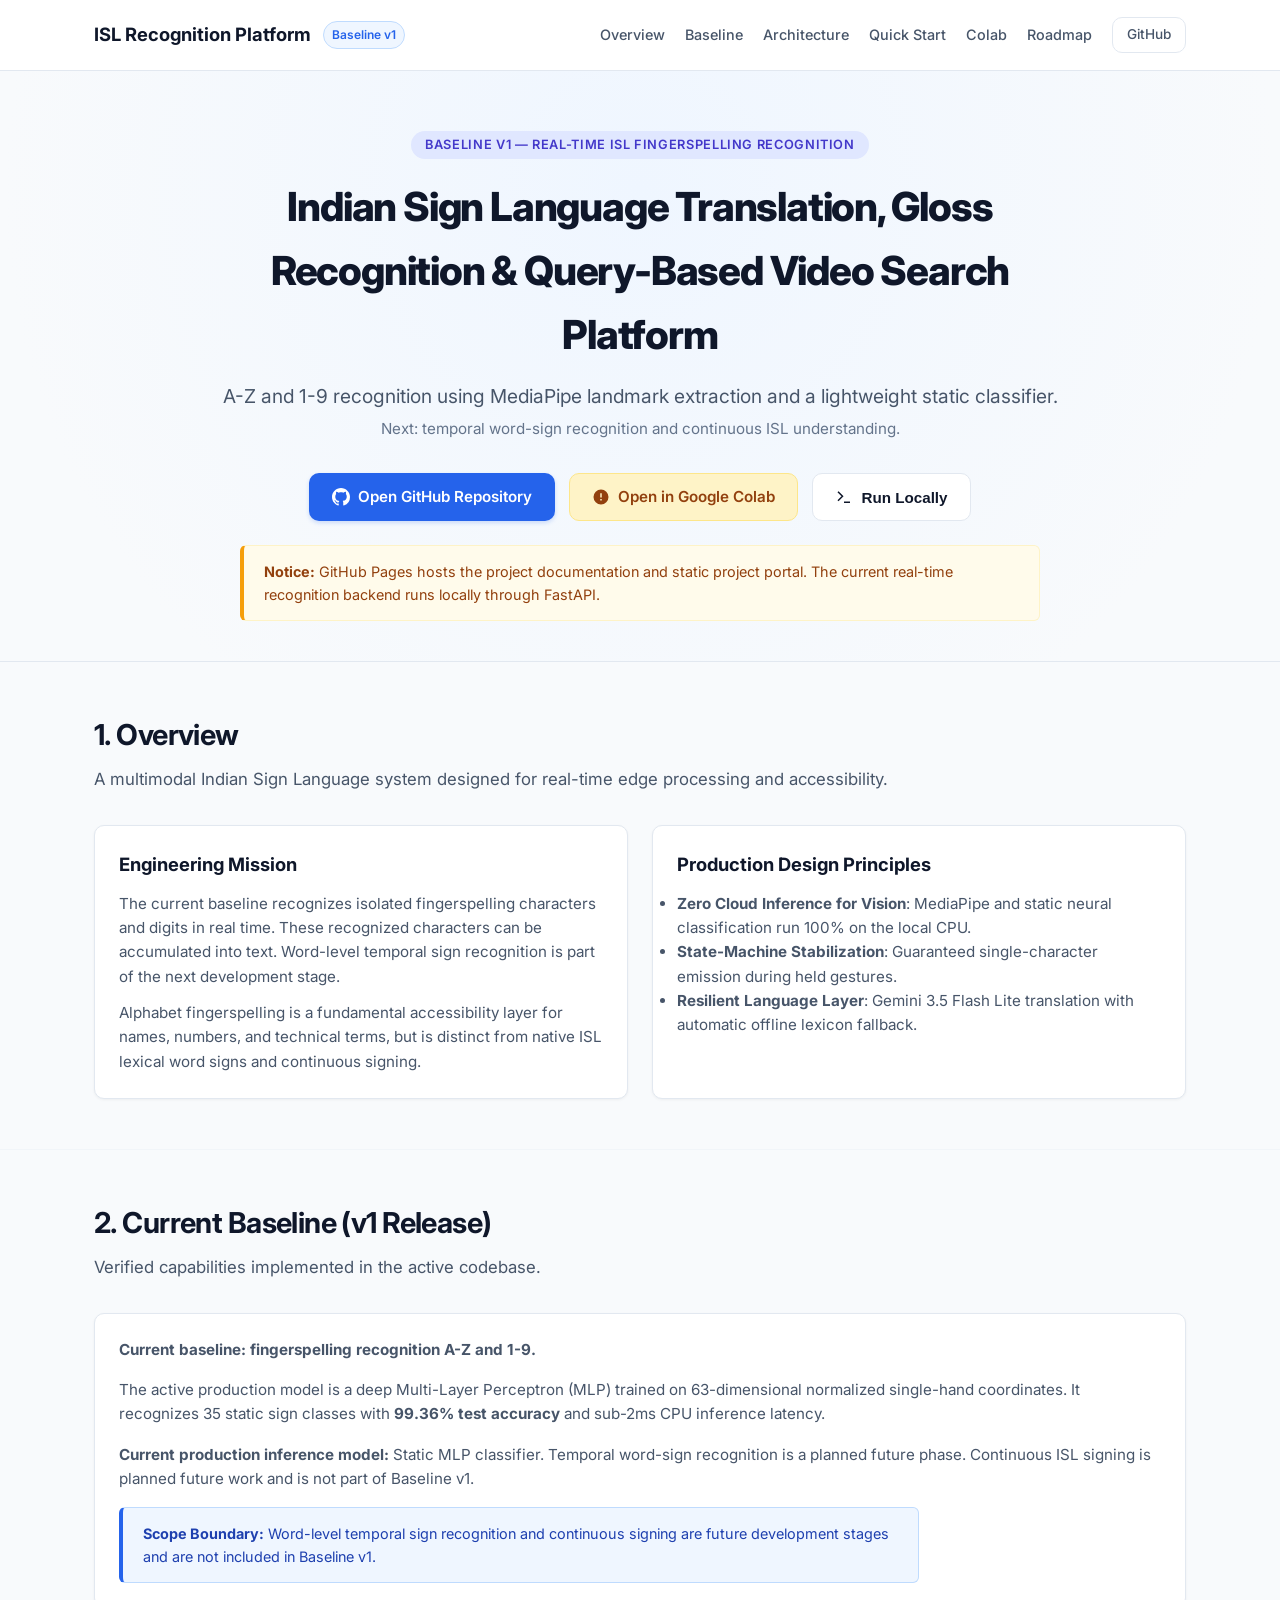
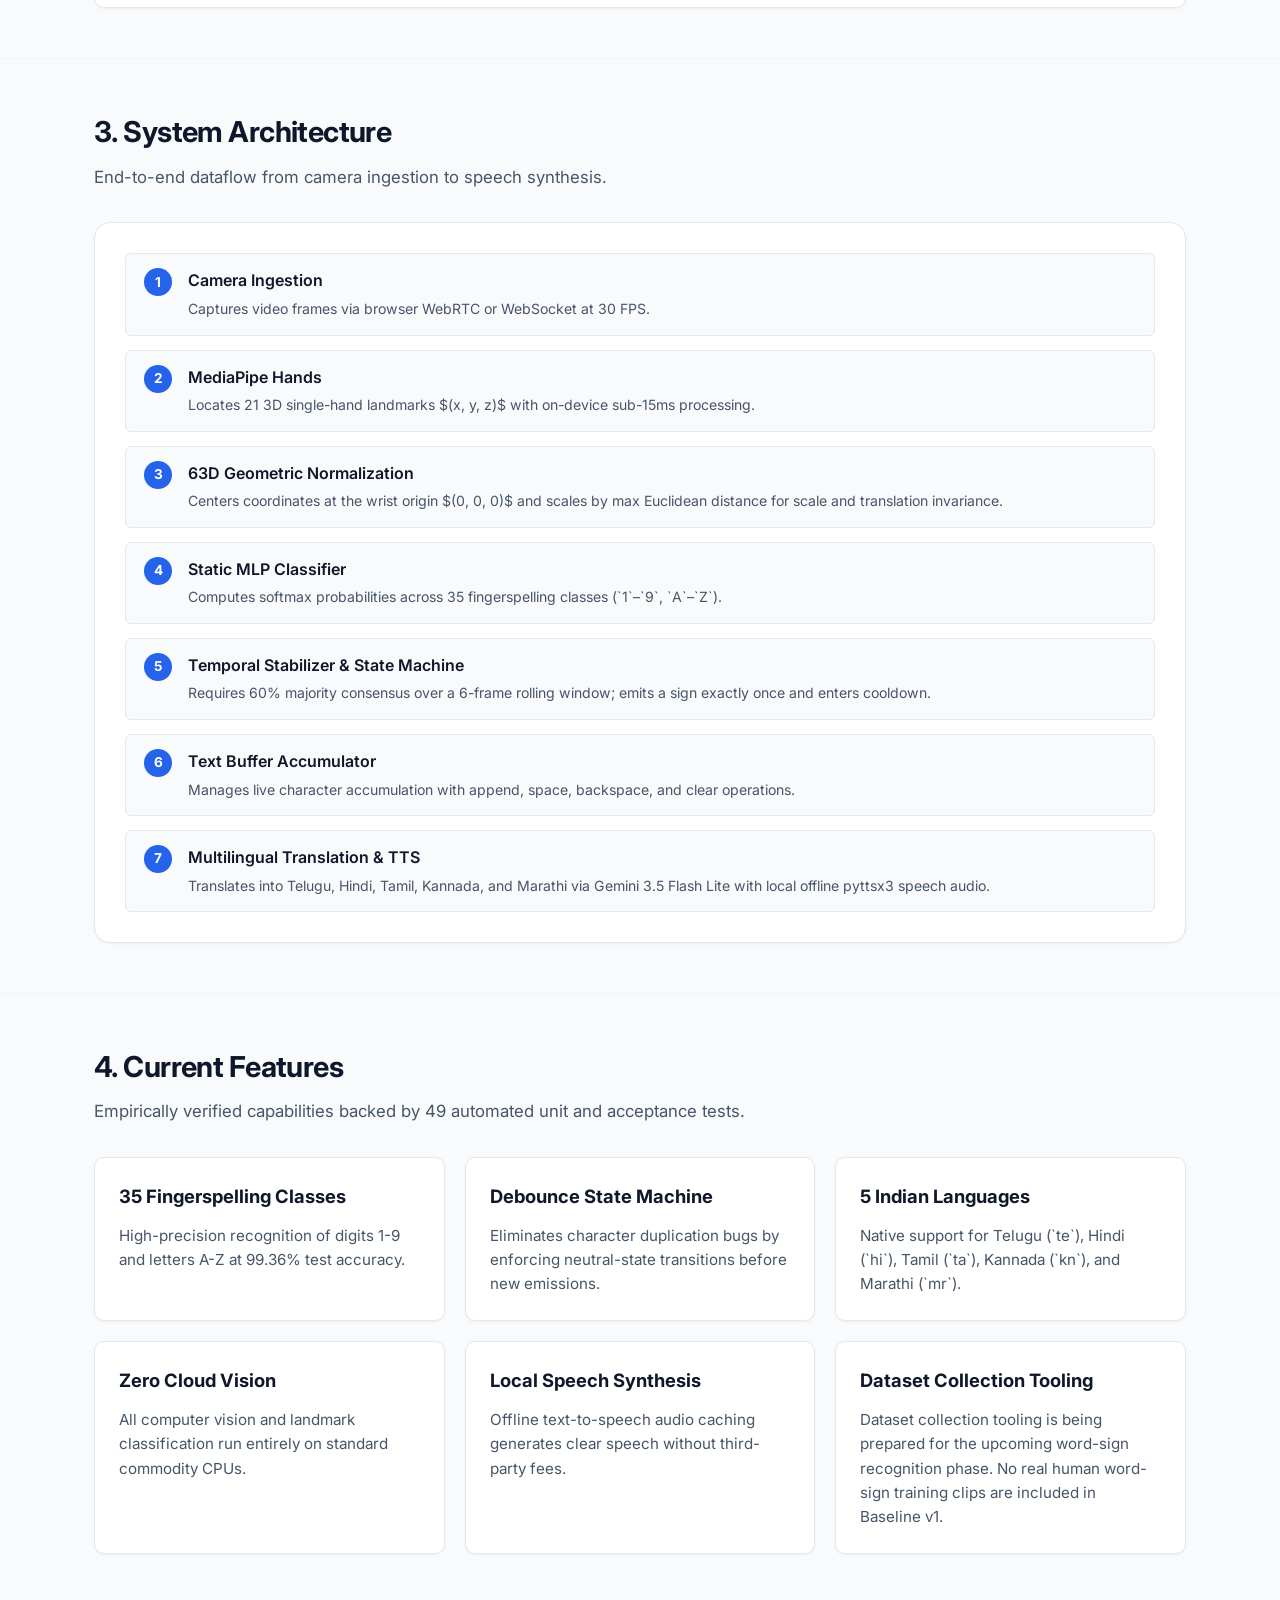
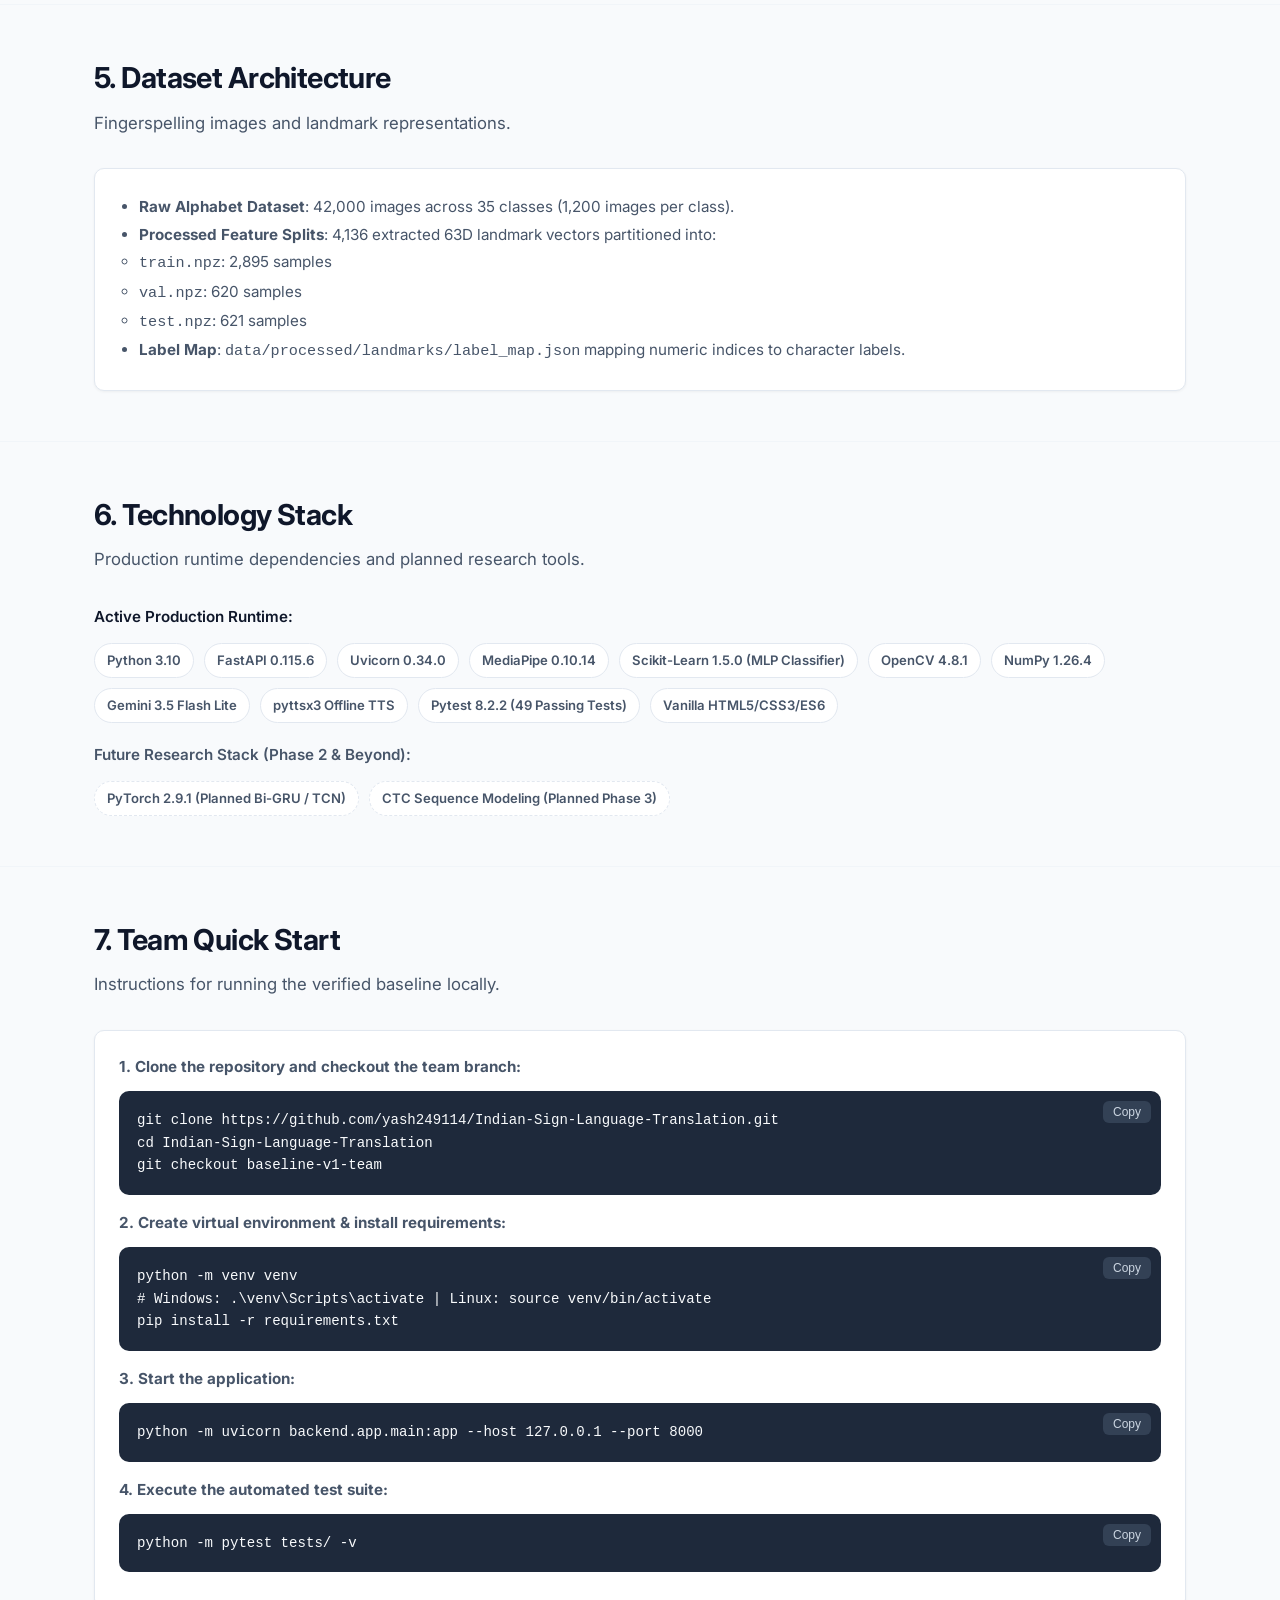
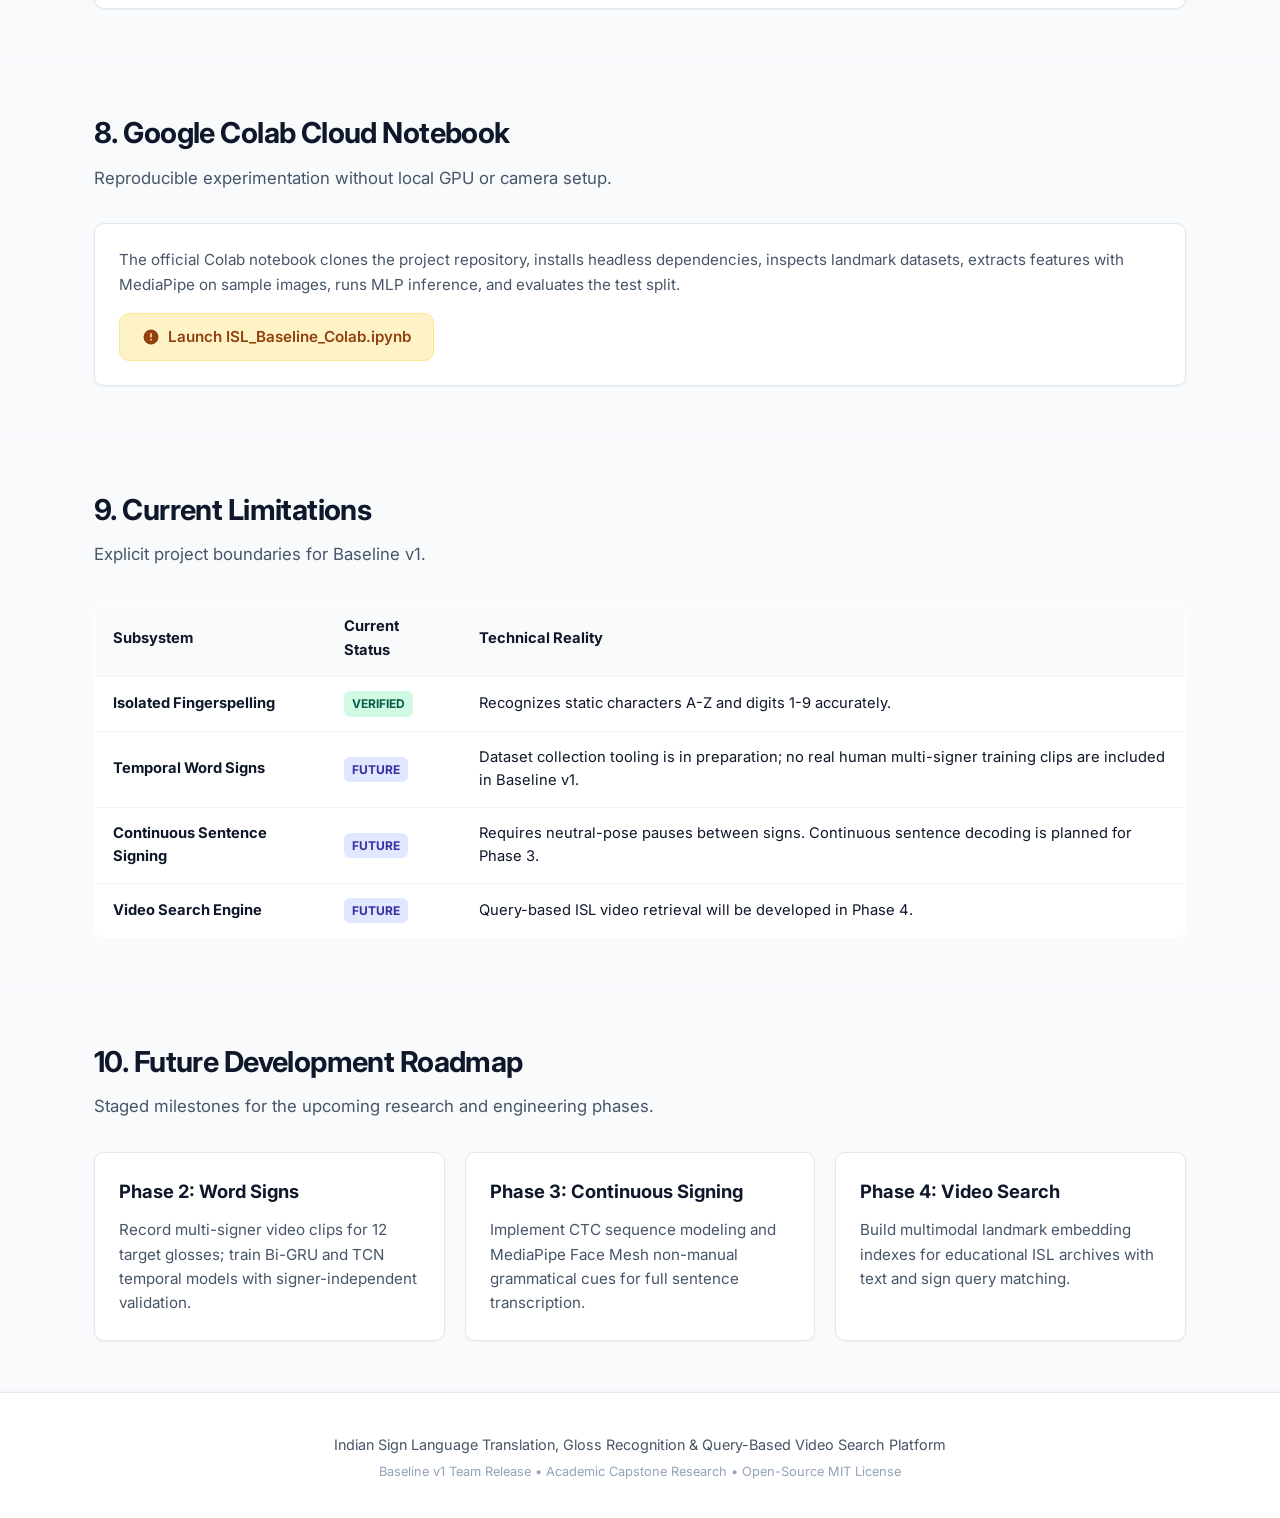
<file: docs/index.html>
<!DOCTYPE html>
<html lang="en">
<head>
  <meta charset="UTF-8">
  <meta name="viewport" content="width=device-width, initial-scale=1.0">
  <title>Indian Sign Language Translation & Recognition Platform</title>
  <meta name="description" content="Indian Sign Language Translation, Gloss Recognition & Query-Based Video Search Platform — Baseline fingerspelling recognition with future temporal word-sign recognition.">
  <link rel="stylesheet" href="styles.css">
  <link rel="preconnect" href="https://fonts.googleapis.com">
  <link rel="preconnect" href="https://fonts.gstatic.com" crossorigin>
  <link href="https://fonts.googleapis.com/css2?family=Inter:wght@400;500;600;700;800&family=JetBrains+Mono:wght@400;600&display=swap" rel="stylesheet">
</head>
<body>

  <!-- Site Header -->
  <header class="site-header">
    <div class="container header-content">
      <a href="#" class="brand">
        <span>ISL Recognition Platform</span>
        <span class="brand-badge">Baseline v1</span>
      </a>
      <nav class="main-nav">
        <a href="#overview">Overview</a>
        <a href="#baseline">Baseline</a>
        <a href="#architecture">Architecture</a>
        <a href="#quickstart">Quick Start</a>
        <a href="#colab">Colab</a>
        <a href="#roadmap">Roadmap</a>
        <a href="https://github.com/yash249114/Indian-Sign-Language-Translation" target="_blank" class="btn btn-outline" style="padding: 6px 14px; font-size: 0.85rem;">GitHub</a>
      </nav>
    </div>
  </header>

  <!-- Hero Section -->
  <header class="hero">
    <div class="container">
      <span class="hero-tag">Baseline v1 — Real-Time ISL Fingerspelling Recognition</span>
      <h1>Indian Sign Language Translation, Gloss Recognition & Query-Based Video Search Platform</h1>
      <p class="subtitle">A-Z and 1-9 recognition using MediaPipe landmark extraction and a lightweight static classifier.<br><span style="font-size: 0.95rem; color: #64748b;">Next: temporal word-sign recognition and continuous ISL understanding.</span></p>

      <div class="hero-actions">
        <a href="https://github.com/yash249114/Indian-Sign-Language-Translation" target="_blank" class="btn btn-primary" id="btn-github">
          <svg width="18" height="18" viewBox="0 0 24 24" fill="currentColor"><path d="M12 0C5.37 0 0 5.37 0 12c0 5.31 3.435 9.795 8.205 11.385.6.105.825-.255.825-.57 0-.285-.015-1.23-.015-2.235-3.015.555-3.795-.735-4.035-1.41-.135-.345-.72-1.41-1.23-1.695-.42-.225-1.02-.78-.015-.795.945-.015 1.62.87 1.845 1.23 1.08 1.815 2.805 1.305 3.495.99.105-.78.42-1.305.765-1.605-2.67-.3-5.46-1.335-5.46-5.925 0-1.305.465-2.385 1.23-3.225-.12-.3-.54-1.53.12-3.18 0 0 1.005-.315 3.3 1.23.96-.27 1.98-.405 3-.405s2.04.135 3 .405c2.295-1.56 3.3-1.23 3.3-1.23.66 1.65.24 2.88.12 3.18.765.84 1.23 1.905 1.23 3.225 0 4.605-2.805 5.625-5.475 5.925.435.375.81 1.095.81 2.22 0 1.605-.015 2.895-.015 3.3 0 .315.225.69.825.57A12.02 12.02 0 0024 12c0-6.63-5.37-12-12-12z"/></svg>
          Open GitHub Repository
        </a>
        <a href="https://colab.research.google.com/github/yash249114/Indian-Sign-Language-Translation/blob/baseline-v1-team/notebooks/ISL_Baseline_Colab.ipynb" target="_blank" class="btn btn-colab" id="btn-colab">
          <svg width="18" height="18" viewBox="0 0 24 24" fill="currentColor"><path d="M12 2a10 10 0 1010 10A10 10 0 0012 2zm1 14.5h-2v-2h2zm0-4h-2V7h2z"/></svg>
          Open in Google Colab
        </a>
        <button class="btn btn-outline" id="btn-run-locally">
          <svg width="18" height="18" viewBox="0 0 24 24" fill="none" stroke="currentColor" stroke-width="2"><polyline points="4 17 10 11 4 5"></polyline><line x1="12" y1="19" x2="20" y2="19"></line></svg>
          Run Locally
        </button>
      </div>

      <div class="banner-notice">
        <strong>Notice:</strong> GitHub Pages hosts the project documentation and static project portal. The current real-time recognition backend runs locally through FastAPI.
      </div>
    </div>
  </header>

  <!-- Section 1: Overview -->
  <section id="overview">
    <div class="container">
      <div class="section-header">
        <h2>1. Overview</h2>
        <p>A multimodal Indian Sign Language system designed for real-time edge processing and accessibility.</p>
      </div>

      <div class="grid-2">
        <div class="card">
          <h3 class="card-title">Engineering Mission</h3>
          <div class="card-body">
            <p style="margin-bottom: 12px;">
              The current baseline recognizes isolated fingerspelling characters and digits in real time. These recognized characters can be accumulated into text. Word-level temporal sign recognition is part of the next development stage.
            </p>
            <p>
              Alphabet fingerspelling is a fundamental accessibility layer for names, numbers, and technical terms, but is distinct from native ISL lexical word signs and continuous signing.
            </p>
          </div>
        </div>

        <div class="card">
          <h3 class="card-title">Production Design Principles</h3>
          <div class="card-body">
            <ul>
              <li><strong>Zero Cloud Inference for Vision</strong>: MediaPipe and static neural classification run 100% on the local CPU.</li>
              <li><strong>State-Machine Stabilization</strong>: Guaranteed single-character emission during held gestures.</li>
              <li><strong>Resilient Language Layer</strong>: Gemini 3.5 Flash Lite translation with automatic offline lexicon fallback.</li>
            </ul>
          </div>
        </div>
      </div>
    </div>
  </section>

  <!-- Section 2: Current Baseline -->
  <section id="baseline">
    <div class="container">
      <div class="section-header">
        <h2>2. Current Baseline (v1 Release)</h2>
        <p>Verified capabilities implemented in the active codebase.</p>
      </div>

      <div class="card">
        <div class="card-body">
          <p style="margin-bottom: 16px;">
            <strong>Current baseline: fingerspelling recognition A-Z and 1-9.</strong>
          </p>
          <p style="margin-bottom: 16px;">
            The active production model is a deep Multi-Layer Perceptron (MLP) trained on 63-dimensional normalized single-hand coordinates. It recognizes 35 static sign classes with <strong>99.36% test accuracy</strong> and sub-2ms CPU inference latency.
          </p>
          <p style="margin-bottom: 16px;">
            <strong>Current production inference model:</strong> Static MLP classifier. Temporal word-sign recognition is a planned future phase. Continuous ISL signing is planned future work and is not part of Baseline v1.
          </p>
          <div class="banner-notice" style="margin: 0; background: #eff6ff; border-color: #bfdbfe; color: #1e40af; border-left-color: #2563eb;">
            <strong>Scope Boundary:</strong> Word-level temporal sign recognition and continuous signing are future development stages and are not included in Baseline v1.
          </div>
        </div>
      </div>
    </div>
  </section>

  <!-- Section 3: Architecture -->
  <section id="architecture">
    <div class="container">
      <div class="section-header">
        <h2>3. System Architecture</h2>
        <p>End-to-end dataflow from camera ingestion to speech synthesis.</p>
      </div>

      <div class="architecture-box">
        <div class="flow-step-list">
          <div class="flow-step">
            <div class="step-num">1</div>
            <div class="step-info">
              <h4>Camera Ingestion</h4>
              <p>Captures video frames via browser WebRTC or WebSocket at 30 FPS.</p>
            </div>
          </div>

          <div class="flow-step">
            <div class="step-num">2</div>
            <div class="step-info">
              <h4>MediaPipe Hands</h4>
              <p>Locates 21 3D single-hand landmarks $(x, y, z)$ with on-device sub-15ms processing.</p>
            </div>
          </div>

          <div class="flow-step">
            <div class="step-num">3</div>
            <div class="step-info">
              <h4>63D Geometric Normalization</h4>
              <p>Centers coordinates at the wrist origin $(0, 0, 0)$ and scales by max Euclidean distance for scale and translation invariance.</p>
            </div>
          </div>

          <div class="flow-step">
            <div class="step-num">4</div>
            <div class="step-info">
              <h4>Static MLP Classifier</h4>
              <p>Computes softmax probabilities across 35 fingerspelling classes (`1`–`9`, `A`–`Z`).</p>
            </div>
          </div>

          <div class="flow-step">
            <div class="step-num">5</div>
            <div class="step-info">
              <h4>Temporal Stabilizer & State Machine</h4>
              <p>Requires 60% majority consensus over a 6-frame rolling window; emits a sign exactly once and enters cooldown.</p>
            </div>
          </div>

          <div class="flow-step">
            <div class="step-num">6</div>
            <div class="step-info">
              <h4>Text Buffer Accumulator</h4>
              <p>Manages live character accumulation with append, space, backspace, and clear operations.</p>
            </div>
          </div>

          <div class="flow-step">
            <div class="step-num">7</div>
            <div class="step-info">
              <h4>Multilingual Translation & TTS</h4>
              <p>Translates into Telugu, Hindi, Tamil, Kannada, and Marathi via Gemini 3.5 Flash Lite with local offline pyttsx3 speech audio.</p>
            </div>
          </div>
        </div>
      </div>
    </div>
  </section>

  <!-- Section 4: Current Features -->
  <section id="features">
    <div class="container">
      <div class="section-header">
        <h2>4. Current Features</h2>
        <p>Empirically verified capabilities backed by 49 automated unit and acceptance tests.</p>
      </div>

      <div class="grid-3">
        <div class="card">
          <h4 class="card-title">35 Fingerspelling Classes</h4>
          <p class="card-body">High-precision recognition of digits 1-9 and letters A-Z at 99.36% test accuracy.</p>
        </div>

        <div class="card">
          <h4 class="card-title">Debounce State Machine</h4>
          <p class="card-body">Eliminates character duplication bugs by enforcing neutral-state transitions before new emissions.</p>
        </div>

        <div class="card">
          <h4 class="card-title">5 Indian Languages</h4>
          <p class="card-body">Native support for Telugu (`te`), Hindi (`hi`), Tamil (`ta`), Kannada (`kn`), and Marathi (`mr`).</p>
        </div>

        <div class="card">
          <h4 class="card-title">Zero Cloud Vision</h4>
          <p class="card-body">All computer vision and landmark classification run entirely on standard commodity CPUs.</p>
        </div>

        <div class="card">
          <h4 class="card-title">Local Speech Synthesis</h4>
          <p class="card-body">Offline text-to-speech audio caching generates clear speech without third-party fees.</p>
        </div>

        <div class="card">
          <h4 class="card-title">Dataset Collection Tooling</h4>
          <p class="card-body">Dataset collection tooling is being prepared for the upcoming word-sign recognition phase. No real human word-sign training clips are included in Baseline v1.</p>
        </div>
      </div>
    </div>
  </section>

  <!-- Section 5: Dataset -->
  <section id="dataset">
    <div class="container">
      <div class="section-header">
        <h2>5. Dataset Architecture</h2>
        <p>Fingerspelling images and landmark representations.</p>
      </div>

      <div class="card">
        <div class="card-body">
          <ul style="padding-left: 20px; line-height: 1.8;">
            <li><strong>Raw Alphabet Dataset</strong>: 42,000 images across 35 classes (1,200 images per class).</li>
            <li><strong>Processed Feature Splits</strong>: 4,136 extracted 63D landmark vectors partitioned into:
              <ul>
                <li><code>train.npz</code>: 2,895 samples</li>
                <li><code>val.npz</code>: 620 samples</li>
                <li><code>test.npz</code>: 621 samples</li>
              </ul>
            </li>
            <li><strong>Label Map</strong>: <code>data/processed/landmarks/label_map.json</code> mapping numeric indices to character labels.</li>
          </ul>
        </div>
      </div>
    </div>
  </section>

  <!-- Section 6: Technology Stack -->
  <section id="tech-stack">
    <div class="container">
      <div class="section-header">
        <h2>6. Technology Stack</h2>
        <p>Production runtime dependencies and planned research tools.</p>
      </div>

      <div style="margin-bottom: 12px; font-weight: 600; font-size: 0.95rem; color: var(--text-main);">
        Active Production Runtime:
      </div>
      <div class="tech-badges">
        <span class="badge">Python 3.10</span>
        <span class="badge">FastAPI 0.115.6</span>
        <span class="badge">Uvicorn 0.34.0</span>
        <span class="badge">MediaPipe 0.10.14</span>
        <span class="badge">Scikit-Learn 1.5.0 (MLP Classifier)</span>
        <span class="badge">OpenCV 4.8.1</span>
        <span class="badge">NumPy 1.26.4</span>
        <span class="badge">Gemini 3.5 Flash Lite</span>
        <span class="badge">pyttsx3 Offline TTS</span>
        <span class="badge">Pytest 8.2.2 (49 Passing Tests)</span>
        <span class="badge">Vanilla HTML5/CSS3/ES6</span>
      </div>

      <div style="margin-top: 20px; margin-bottom: 12px; font-weight: 600; font-size: 0.95rem; color: var(--text-muted);">
        Future Research Stack (Phase 2 & Beyond):
      </div>
      <div class="tech-badges">
        <span class="badge" style="border-style: dashed;">PyTorch 2.9.1 (Planned Bi-GRU / TCN)</span>
        <span class="badge" style="border-style: dashed;">CTC Sequence Modeling (Planned Phase 3)</span>
      </div>
    </div>
  </section>

  <!-- Section 7: Team Quick Start -->
  <section id="quickstart">
    <div class="container">
      <div class="section-header">
        <h2>7. Team Quick Start</h2>
        <p>Instructions for running the verified baseline locally.</p>
      </div>

      <div class="card">
        <div class="card-body">
          <p><strong>1. Clone the repository and checkout the team branch:</strong></p>
          <div class="code-block">
            <button class="copy-btn" data-target="cmd-clone">Copy</button>
            <pre id="cmd-clone">git clone https://github.com/yash249114/Indian-Sign-Language-Translation.git
cd Indian-Sign-Language-Translation
git checkout baseline-v1-team</pre>
          </div>

          <p style="margin-top: 16px;"><strong>2. Create virtual environment & install requirements:</strong></p>
          <div class="code-block">
            <button class="copy-btn" data-target="cmd-install">Copy</button>
            <pre id="cmd-install">python -m venv venv
# Windows: .\venv\Scripts\activate | Linux: source venv/bin/activate
pip install -r requirements.txt</pre>
          </div>

          <p style="margin-top: 16px;"><strong>3. Start the application:</strong></p>
          <div class="code-block">
            <button class="copy-btn" data-target="cmd-run">Copy</button>
            <pre id="cmd-run">python -m uvicorn backend.app.main:app --host 127.0.0.1 --port 8000</pre>
          </div>

          <p style="margin-top: 16px;"><strong>4. Execute the automated test suite:</strong></p>
          <div class="code-block">
            <button class="copy-btn" data-target="cmd-test">Copy</button>
            <pre id="cmd-test">python -m pytest tests/ -v</pre>
          </div>
        </div>
      </div>
    </div>
  </section>

  <!-- Section 8: Google Colab -->
  <section id="colab">
    <div class="container">
      <div class="section-header">
        <h2>8. Google Colab Cloud Notebook</h2>
        <p>Reproducible experimentation without local GPU or camera setup.</p>
      </div>

      <div class="card">
        <div class="card-body">
          <p style="margin-bottom: 16px;">
            The official Colab notebook clones the project repository, installs headless dependencies, inspects landmark datasets, extracts features with MediaPipe on sample images, runs MLP inference, and evaluates the test split.
          </p>
          <a href="https://colab.research.google.com/github/yash249114/Indian-Sign-Language-Translation/blob/baseline-v1-team/notebooks/ISL_Baseline_Colab.ipynb" target="_blank" class="btn btn-colab">
            <svg width="18" height="18" viewBox="0 0 24 24" fill="currentColor"><path d="M12 2a10 10 0 1010 10A10 10 0 0012 2zm1 14.5h-2v-2h2zm0-4h-2V7h2z"/></svg>
            Launch ISL_Baseline_Colab.ipynb
          </a>
        </div>
      </div>
    </div>
  </section>

  <!-- Section 9: Limitations -->
  <section id="limitations">
    <div class="container">
      <div class="section-header">
        <h2>9. Current Limitations</h2>
        <p>Explicit project boundaries for Baseline v1.</p>
      </div>

      <table class="data-table">
        <thead>
          <tr>
            <th>Subsystem</th>
            <th>Current Status</th>
            <th>Technical Reality</th>
          </tr>
        </thead>
        <tbody>
          <tr>
            <td><strong>Isolated Fingerspelling</strong></td>
            <td><span class="status-tag status-verified">VERIFIED</span></td>
            <td>Recognizes static characters A-Z and digits 1-9 accurately.</td>
          </tr>
          <tr>
            <td><strong>Temporal Word Signs</strong></td>
            <td><span class="status-tag status-future">FUTURE</span></td>
            <td>Dataset collection tooling is in preparation; no real human multi-signer training clips are included in Baseline v1.</td>
          </tr>
          <tr>
            <td><strong>Continuous Sentence Signing</strong></td>
            <td><span class="status-tag status-future">FUTURE</span></td>
            <td>Requires neutral-pose pauses between signs. Continuous sentence decoding is planned for Phase 3.</td>
          </tr>
          <tr>
            <td><strong>Video Search Engine</strong></td>
            <td><span class="status-tag status-future">FUTURE</span></td>
            <td>Query-based ISL video retrieval will be developed in Phase 4.</td>
          </tr>
        </tbody>
      </table>
    </div>
  </section>

  <!-- Section 10: Roadmap -->
  <section id="roadmap">
    <div class="container">
      <div class="section-header">
        <h2>10. Future Development Roadmap</h2>
        <p>Staged milestones for the upcoming research and engineering phases.</p>
      </div>

      <div class="grid-3">
        <div class="card">
          <h4 class="card-title">Phase 2: Word Signs</h4>
          <p class="card-body">Record multi-signer video clips for 12 target glosses; train Bi-GRU and TCN temporal models with signer-independent validation.</p>
        </div>

        <div class="card">
          <h4 class="card-title">Phase 3: Continuous Signing</h4>
          <p class="card-body">Implement CTC sequence modeling and MediaPipe Face Mesh non-manual grammatical cues for full sentence transcription.</p>
        </div>

        <div class="card">
          <h4 class="card-title">Phase 4: Video Search</h4>
          <p class="card-body">Build multimodal landmark embedding indexes for educational ISL archives with text and sign query matching.</p>
        </div>
      </div>
    </div>
  </section>

  <!-- Modal for Run Locally -->
  <div class="modal-overlay" id="run-modal">
    <div class="modal-card">
      <div class="modal-header">
        <h3>Run Baseline Locally</h3>
        <button class="close-btn" id="modal-close-btn">&times;</button>
      </div>
      <p style="margin-bottom: 12px; color: var(--text-muted);">
        Execute this command from your project root inside an activated virtual environment:
      </p>
      <div class="code-block">
        <button class="copy-btn" data-target="modal-cmd">Copy</button>
        <pre id="modal-cmd">python -m uvicorn backend.app.main:app --host 127.0.0.1 --port 8000</pre>
      </div>
      <p style="margin-top: 12px; font-size: 0.9rem; color: var(--text-muted);">
        Then open <code>http://127.0.0.1:8000/</code> in your browser to access the live camera interface.
      </p>
    </div>
  </div>

  <!-- Site Footer -->
  <footer class="site-footer">
    <div class="container">
      <p>Indian Sign Language Translation, Gloss Recognition & Query-Based Video Search Platform</p>
      <p style="margin-top: 6px; font-size: 0.8rem; color: var(--text-subtle);">
        Baseline v1 Team Release • Academic Capstone Research • Open-Source MIT License
      </p>
    </div>
  </footer>

  <script src="app.js"></script>
</body>
</html>
</file>
<file: docs/styles.css>
/* ==========================================================================
   ISL Project Portal Stylesheet (Academic / Professional / Responsive)
   ========================================================================== */

:root {
  --primary-color: #2563eb;
  --primary-hover: #1d4ed8;
  --primary-light: #eff6ff;
  --text-main: #0f172a;
  --text-muted: #475569;
  --text-subtle: #94a3b8;
  --bg-main: #f8fafc;
  --bg-card: #ffffff;
  --border-color: #e2e8f0;
  --border-subtle: #f1f5f9;
  --accent-green: #10b981;
  --accent-amber: #f59e0b;
  --accent-purple: #8b5cf6;
  --shadow-sm: 0 1px 3px rgba(0, 0, 0, 0.05);
  --shadow-md: 0 4px 6px -1px rgba(0, 0, 0, 0.08), 0 2px 4px -2px rgba(0, 0, 0, 0.04);
  --shadow-lg: 0 10px 15px -3px rgba(0, 0, 0, 0.08), 0 4px 6px -4px rgba(0, 0, 0, 0.03);
  --radius-sm: 6px;
  --radius-md: 10px;
  --radius-lg: 16px;
  --font-sans: 'Inter', -apple-system, BlinkMacSystemFont, 'Segoe UI', Roboto, Helvetica, Arial, sans-serif;
  --font-mono: 'JetBrains Mono', 'Fira Code', Consolas, Monaco, monospace;
}

* {
  box-sizing: border-box;
  margin: 0;
  padding: 0;
}

body {
  font-family: var(--font-sans);
  background-color: var(--bg-main);
  color: var(--text-main);
  line-height: 1.6;
  -webkit-font-smoothing: antialiased;
}

/* Container */
.container {
  max-width: 1140px;
  margin: 0 auto;
  padding: 0 24px;
}

/* Header & Navigation */
header.site-header {
  background: rgba(255, 255, 255, 0.92);
  backdrop-filter: blur(8px);
  position: sticky;
  top: 0;
  z-index: 100;
  border-bottom: 1px solid var(--border-color);
}

.header-content {
  display: flex;
  justify-content: space-between;
  align-items: center;
  height: 70px;
}

.brand {
  display: flex;
  align-items: center;
  gap: 12px;
  text-decoration: none;
  color: var(--text-main);
  font-weight: 700;
  font-size: 1.15rem;
}

.brand-badge {
  background: var(--primary-light);
  color: var(--primary-color);
  font-size: 0.75rem;
  padding: 3px 8px;
  border-radius: 9999px;
  font-weight: 600;
  border: 1px solid #bfdbfe;
}

nav.main-nav {
  display: flex;
  gap: 20px;
  align-items: center;
}

nav.main-nav a {
  text-decoration: none;
  color: var(--text-muted);
  font-size: 0.9rem;
  font-weight: 500;
  transition: color 0.15s ease;
}

nav.main-nav a:hover {
  color: var(--primary-color);
}

/* Hero Section */
.hero {
  padding: 60px 0 40px;
  text-align: center;
  background: radial-gradient(circle at 50% 20%, #eff6ff 0%, #f8fafc 80%);
  border-bottom: 1px solid var(--border-color);
}

.hero-tag {
  display: inline-block;
  background: #e0e7ff;
  color: #4338ca;
  font-size: 0.8rem;
  font-weight: 600;
  padding: 4px 14px;
  border-radius: 9999px;
  margin-bottom: 16px;
  letter-spacing: 0.05em;
  text-transform: uppercase;
}

.hero h1 {
  font-size: 2.5rem;
  font-weight: 800;
  color: #0f172a;
  letter-spacing: -0.03em;
  margin-bottom: 14px;
  max-width: 900px;
  margin-left: auto;
  margin-right: auto;
}

.hero p.subtitle {
  font-size: 1.2rem;
  color: var(--text-muted);
  margin-bottom: 30px;
  font-weight: 400;
}

.hero-actions {
  display: flex;
  justify-content: center;
  gap: 14px;
  flex-wrap: wrap;
  margin-bottom: 24px;
}

.btn {
  display: inline-flex;
  align-items: center;
  gap: 8px;
  padding: 11px 22px;
  border-radius: var(--radius-md);
  font-size: 0.95rem;
  font-weight: 600;
  text-decoration: none;
  cursor: pointer;
  transition: all 0.2s ease;
  border: 1px solid transparent;
}

.btn-primary {
  background: var(--primary-color);
  color: white;
  box-shadow: 0 2px 4px rgba(37, 99, 235, 0.2);
}

.btn-primary:hover {
  background: var(--primary-hover);
  transform: translateY(-1px);
}

.btn-outline {
  background: white;
  color: var(--text-main);
  border: 1px solid var(--border-color);
}

.btn-outline:hover {
  background: var(--primary-light);
  border-color: #bfdbfe;
  color: var(--primary-color);
}

.btn-colab {
  background: #fef3c7;
  color: #92400e;
  border: 1px solid #fde68a;
}

.btn-colab:hover {
  background: #fde68a;
  color: #78350f;
}

/* Callout Notice */
.banner-notice {
  background: #fffbeb;
  border: 1px solid #fef3c7;
  border-left: 4px solid var(--accent-amber);
  padding: 14px 20px;
  border-radius: var(--radius-sm);
  font-size: 0.9rem;
  color: #92400e;
  max-width: 800px;
  margin: 0 auto;
  text-align: left;
}

/* Section Common */
section {
  padding: 50px 0;
  border-bottom: 1px solid var(--border-subtle);
}

.section-header {
  margin-bottom: 32px;
}

.section-header h2 {
  font-size: 1.8rem;
  font-weight: 700;
  letter-spacing: -0.02em;
  color: var(--text-main);
  margin-bottom: 8px;
}

.section-header p {
  color: var(--text-muted);
  font-size: 1.05rem;
}

/* Cards & Grid */
.grid-2 {
  display: grid;
  grid-template-columns: repeat(auto-fit, minmax(320px, 1fr));
  gap: 24px;
}

.grid-3 {
  display: grid;
  grid-template-columns: repeat(auto-fit, minmax(260px, 1fr));
  gap: 20px;
}

.card {
  background: var(--bg-card);
  border: 1px solid var(--border-color);
  border-radius: var(--radius-md);
  padding: 24px;
  box-shadow: var(--shadow-sm);
  transition: transform 0.2s ease, box-shadow 0.2s ease;
}

.card:hover {
  box-shadow: var(--shadow-md);
}

.card-title {
  font-size: 1.15rem;
  font-weight: 700;
  margin-bottom: 12px;
  display: flex;
  align-items: center;
  gap: 8px;
}

.card-body {
  color: var(--text-muted);
  font-size: 0.95rem;
}

/* Architecture Flow */
.architecture-box {
  background: white;
  border: 1px solid var(--border-color);
  border-radius: var(--radius-lg);
  padding: 30px;
  box-shadow: var(--shadow-sm);
}

.flow-step-list {
  display: flex;
  flex-direction: column;
  gap: 14px;
  position: relative;
}

.flow-step {
  display: flex;
  align-items: flex-start;
  gap: 16px;
  padding: 14px 18px;
  background: var(--bg-main);
  border: 1px solid var(--border-color);
  border-radius: var(--radius-sm);
}

.step-num {
  background: var(--primary-color);
  color: white;
  width: 28px;
  height: 28px;
  border-radius: 50%;
  display: flex;
  align-items: center;
  justify-content: center;
  font-weight: 700;
  font-size: 0.85rem;
  flex-shrink: 0;
}

.step-info h4 {
  font-size: 1rem;
  font-weight: 600;
  color: var(--text-main);
  margin-bottom: 4px;
}

.step-info p {
  font-size: 0.88rem;
  color: var(--text-muted);
}

/* Code Blocks */
.code-block {
  background: #1e293b;
  color: #f8fafc;
  border-radius: var(--radius-md);
  padding: 18px;
  font-family: var(--font-mono);
  font-size: 0.88rem;
  position: relative;
  overflow-x: auto;
  margin: 12px 0;
}

.copy-btn {
  position: absolute;
  top: 10px;
  right: 10px;
  background: #334155;
  color: #cbd5e1;
  border: none;
  padding: 4px 10px;
  border-radius: var(--radius-sm);
  font-size: 0.75rem;
  cursor: pointer;
  transition: background 0.15s ease;
}

.copy-btn:hover {
  background: #475569;
  color: white;
}

/* Badge list */
.tech-badges {
  display: flex;
  flex-wrap: wrap;
  gap: 10px;
  margin-top: 14px;
}

.badge {
  background: white;
  border: 1px solid var(--border-color);
  padding: 6px 12px;
  border-radius: 9999px;
  font-size: 0.82rem;
  font-weight: 600;
  color: var(--text-muted);
}

/* Limitations Table */
.data-table {
  width: 100%;
  border-collapse: collapse;
  background: white;
  border-radius: var(--radius-md);
  overflow: hidden;
  border: 1px solid var(--border-color);
}

.data-table th, .data-table td {
  padding: 14px 18px;
  text-align: left;
  border-bottom: 1px solid var(--border-subtle);
  font-size: 0.92rem;
}

.data-table th {
  background: var(--bg-main);
  font-weight: 700;
  color: var(--text-main);
}

.status-tag {
  display: inline-block;
  padding: 3px 8px;
  border-radius: var(--radius-sm);
  font-size: 0.75rem;
  font-weight: 700;
}

.status-verified {
  background: #d1fae5;
  color: #065f46;
}

.status-future {
  background: #e0e7ff;
  color: #3730a3;
}

/* Modal for Run Locally */
.modal-overlay {
  display: none;
  position: fixed;
  top: 0;
  left: 0;
  right: 0;
  bottom: 0;
  background: rgba(15, 23, 42, 0.6);
  backdrop-filter: blur(4px);
  z-index: 1000;
  justify-content: center;
  align-items: center;
  padding: 20px;
}

.modal-overlay.active {
  display: flex;
}

.modal-card {
  background: white;
  border-radius: var(--radius-lg);
  max-width: 600px;
  width: 100%;
  padding: 30px;
  box-shadow: var(--shadow-lg);
  position: relative;
}

.modal-header {
  display: flex;
  justify-content: space-between;
  align-items: center;
  margin-bottom: 20px;
}

.modal-header h3 {
  font-size: 1.3rem;
  font-weight: 700;
}

.close-btn {
  background: none;
  border: none;
  font-size: 1.5rem;
  cursor: pointer;
  color: var(--text-muted);
}

/* Footer */
footer.site-footer {
  padding: 40px 0;
  background: white;
  border-top: 1px solid var(--border-color);
  text-align: center;
  color: var(--text-muted);
  font-size: 0.9rem;
}

/* Responsive adjustments */
@media (max-width: 768px) {
  .hero h1 {
    font-size: 1.8rem;
  }
  .header-content {
    flex-direction: column;
    height: auto;
    padding: 16px 0;
    gap: 12px;
  }
}
</file>
